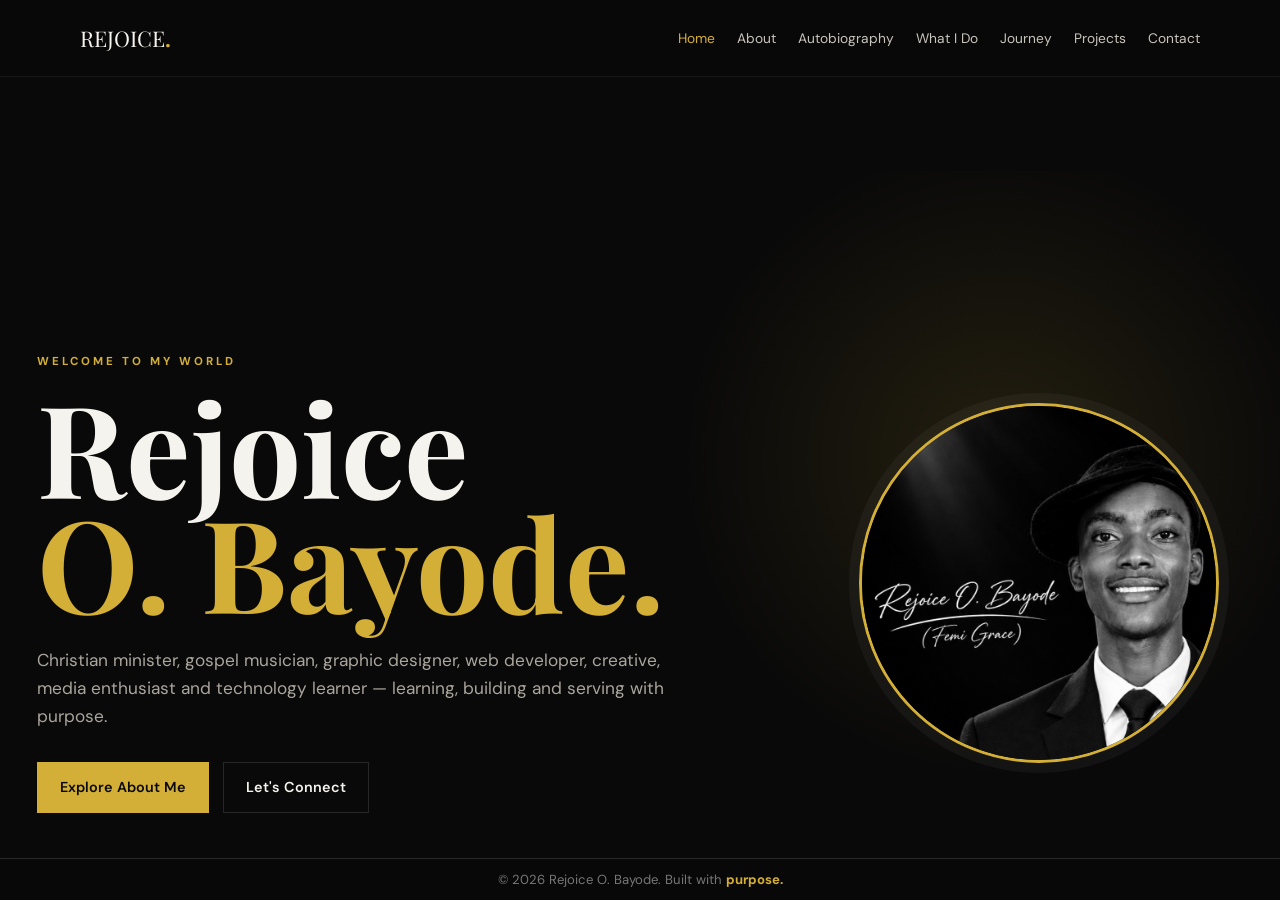
<file: index.html>
<!DOCTYPE html><html lang="en"><head><meta charset="UTF-8"><meta name="viewport" content="width=device-width,initial-scale=1.0"><meta name="description" content="Official personal website of Rejoice O. Bayode."><meta property="og:type" content="website"><meta property="og:title" content="Rejoice O. Bayode | Official Website"><meta property="og:description" content="Christian minister, Gospel Artist, graphic designer, web developer, creative and technology learner."><meta property="og:image" content="https://bayoderejoice3-rgb.github.io/rejoice-personal-website/rejoice-profile-square.jpg"><meta property="og:image:alt" content="Rejoice O. Bayode — Femi Grace"><meta property="og:url" content="https://bayoderejoice3-rgb.github.io/rejoice-personal-website/"><meta name="twitter:card" content="summary_large_image"><meta name="twitter:title" content="Rejoice O. Bayode | Official Website"><meta name="twitter:description" content="Christian minister, Gospel Artist, graphic designer, web developer, creative and technology learner."><meta name="twitter:image" content="https://bayoderejoice3-rgb.github.io/rejoice-personal-website/rejoice-profile-square.jpg"><title>Rejoice O. Bayode | Official Website</title><link rel="preconnect" href="https://fonts.googleapis.com"><link rel="preconnect" href="https://fonts.gstatic.com" crossorigin><link href="https://fonts.googleapis.com/css2?family=DM+Sans:wght@400;500;600;700&family=Playfair+Display:wght@600;700&display=swap" rel="stylesheet"><link rel="stylesheet" href="style.css"><style>html,body{height:100%;overflow:hidden}header{position:fixed!important;top:0;left:0;right:0;z-index:20}main{height:100vh;padding-top:76px;overflow:hidden}.panel{height:100%;overflow-y:auto;display:none}.panel.active{display:block}.panel>section{min-height:calc(100vh - 76px);display:flex;align-items:center}.links a{cursor:pointer}.home-hero{display:grid!important;grid-template-columns:minmax(0,1.15fr) minmax(280px,.75fr);gap:60px;align-items:center}.home-photo{width:min(360px,80vw);aspect-ratio:1;border-radius:50%;object-fit:cover;border:3px solid var(--gold);box-shadow:0 0 0 10px rgba(255,255,255,.04);justify-self:center}.work-row{display:flex;align-items:center;gap:14px;overflow-x:auto;white-space:nowrap;padding:18px 0 12px;scrollbar-width:none}.work-row::-webkit-scrollbar{display:none}.work-item{display:inline-flex;align-items:center;gap:10px;flex:0 0 auto;padding:15px 22px;border:1px solid var(--line);background:var(--surface);font-family:'Playfair Display',serif;font-size:1.05rem;transition:.25s}.work-item:hover{border-color:var(--gold);transform:translateY(-3px)}.work-item .work-num{color:var(--gold);font:700 .7rem 'DM Sans',sans-serif;letter-spacing:1px}.nicknames{margin-top:25px;border-top:1px solid var(--line);padding-top:20px}.nicknames h4{font-family:'Playfair Display',serif;font-size:1.15rem;margin-bottom:14px}.nickname{display:flex;justify-content:space-between;gap:20px;border-bottom:1px solid var(--line);padding:11px 0;color:var(--muted);font-size:.9rem}.nickname span:first-child{color:var(--gold)}@media(max-width:850px){.links{overflow-x:auto;flex-wrap:nowrap;justify-content:flex-start;width:100%;padding-bottom:4px}main{padding-top:112px}.panel>section{min-height:calc(100vh - 112px)}.home-hero{grid-template-columns:1fr;gap:25px;text-align:center}.home-photo{width:min(260px,65vw);order:-1}.actions{justify-content:center}.work-row{gap:10px}.work-item{padding:13px 17px;font-size:.95rem}.nickname{display:block}.nickname span{display:block}.nickname span:last-child{margin-top:3px}}</style></head><body><header><div class="wrap"><nav><a class="logo" href="#home" data-tab="home">REJOICE<b>.</b></a><ul class="links"><li><a class="active" href="#home" data-tab="home">Home</a></li><li><a href="#about" data-tab="about">About</a></li><li><a href="#biography" data-tab="biography">Autobiography</a></li><li><a href="#work" data-tab="work">What I Do</a></li><li><a href="#journey" data-tab="journey">Journey</a></li><li><a href="#projects" data-tab="projects">Projects</a></li><li><a href="#contact" data-tab="contact">Contact</a></li></ul></nav></div></header><main><section class="panel active" id="home"><section class="hero home-hero"><div class="wrap"><div class="eyebrow">Welcome to my world</div><h1>Rejoice<br><span>O. Bayode.</span></h1><p>Christian minister, gospel musician, graphic designer, web developer, creative, media enthusiast and technology learner — learning, building and serving with purpose.</p><div class="actions"><a class="btn primary" href="#about" data-tab="about">Explore About Me</a><a class="btn" href="#contact" data-tab="contact">Let's Connect</a></div></div><img class="home-photo" src="rejoice-profile-square.jpg" alt="Rejoice O. Bayode — Femi Grace"></section></section><section class="panel" id="about"><section><div class="wrap"><div class="section-head"><div><div class="label">About Me</div><h2 class="title">Faith. Creativity.<br>Purpose.</h2></div><p class="intro">A personal space where my journey, work, ministry and ideas come together.</p></div><div class="about"><div></div><div class="about-copy"><p>I am Rejoice O. Bayode, a young Christian creative passionate about music, ministry, graphic design, media and technology.</p><p>My journey is shaped by faith, curiosity and a desire to develop my gifts while serving people and building meaningful things.</p><p>I enjoy creating, learning new digital skills, designing visual materials, working on music projects, developing websites and using media to communicate ideas.</p><div class="signature">Rejoice O. Bayode</div></div></div></div></section></section><section class="panel" id="biography"><section><div class="wrap"><div class="section-head"><div><div class="label">Autobiography</div><h2 class="title">The story behind<br>Rejoice O. Bayode.</h2></div><p class="intro">A personal story of faith, education, creativity, music and technology.</p></div><div class="bio"><aside class="bio-card"><h3>A few facts</h3><div class="facts"><div class="fact"><span>Born</span><span>18 July, 2***</span></div><div class="fact"><span>Home</span><span>Akure, Ondo State</span></div><div class="fact"><span>Primary</span><span>Cedak Nursery & Primary School</span></div><div class="fact"><span>Secondary</span><span>Unique Heritage College</span></div><div class="fact"><span>Church</span><span>Jesus Family Church</span></div><div class="fact"><span>Music</span><span>Gospel Artist</span></div><div class="fact"><span>Creative</span><span>Graphic & Digital Technology</span></div><div class="fact"><span>Next of Kin</span><span>Bayode Peace</span></div></div><div class="nicknames"><h4>Names I Am Known By</h4><div class="nickname"><span>Life Nickname</span><span>Lord Rejoice</span></div><div class="nickname"><span>Christian Nickname</span><span>Femi Grace</span></div><div class="nickname"><span>Name Abbreviation</span><span>B.R.O</span></div></div></aside><div class="bio-text"><p>I was born on the <strong>18th of July, 2***</strong>, into the family of <strong>Pastor and Pastor (Mrs.) M. Adedayo Bayode</strong> in <strong>Akure, Ondo State, Nigeria</strong>.</p><p>My educational journey began at <strong>Cedak Nursery and Primary School</strong>. I later attended <strong>Alakunre Comprehensive High School</strong>. During my secondary-school journey, I left Alakunre at SS2 and continued my education at <strong>Unique Heritage College</strong>, starting from SS1. I did not repeat a class; rather, I continued my secondary education through a change of school. I graduated from secondary school in <strong>July 2026</strong>, and I am now building my education toward the next level.</p><p>My faith is an important part of who I am. I worship at <strong>Jesus Family Church</strong>, where my father is the founder. I am also one of the church workers and serve in different areas of the church. My Christian faith, service and desire to grow spiritually continue to shape my life.</p><p>I am a <strong>Gospel Artist</strong> and the founder and coordinator of the <strong>Rejoice Gospel Band</strong>. Music is one of the ways I express myself and serve God. What started as an idea has grown into a gospel music band that is continuing to move forward, with the vision of ministering through music with excellence and passion.</p><p>Beyond music and ministry, I have a strong interest in <strong>technology and digital creativity</strong>. I am developing my skills in graphic design, website development, app development and other areas of graphics and digital technology. I enjoy exploring new tools, building projects and learning by doing.</p><p>I would describe myself as a <strong>tech bro, creative and learner</strong> — someone who enjoys discovering how things work and turning ideas into something real.</p><p>I do not consider my journey complete. I am still learning, growing and discovering the different ways I can use my gifts, education, creativity, technology, music and faith to make an impact.</p><div class="quote">“This is only the beginning of my story.”</div></div></div></div></section></section><section class="panel" id="work"><section><div class="wrap"><div class="label">What I Do</div><h2 class="title">A few things<br>I care about.</h2><div class="work-row" aria-label="What I do"><div class="work-item"><span class="work-num">01</span>Ministry</div><div class="work-item"><span class="work-num">02</span>Music</div><div class="work-item"><span class="work-num">03</span>Web Projects</div><div class="work-item"><span class="work-num">04</span>Graphic Design</div><div class="work-item"><span class="work-num">05</span>Creative Design</div><div class="work-item"><span class="work-num">06</span>Technology</div><div class="work-item"><span class="work-num">07</span>Media</div><div class="work-item"><span class="work-num">08</span>Youth Work</div><div class="work-item"><span class="work-num">09</span>Learning</div></div></div></section></section><section class="panel" id="journey"><section><div class="wrap"><div class="section-head"><div><div class="label">My Journey</div><h2 class="title">Still becoming.</h2></div><p class="intro">Every project is part of a bigger journey of learning, faith and growth.</p></div><div class="journey"><div class="step"><small>Faith & Ministry</small><h3>Serving with purpose</h3><p>Growing through worship, prayer, youth ministry and Christian fellowship.</p></div><div class="step"><small>Music</small><h3>Building a sound</h3><p>Developing gospel music projects and coordinating the Rejoice Gospel Band.</p></div><div class="step"><small>Graphic Design</small><h3>Learning to create</h3><p>Developing practical skills in graphic design, branding, flyers and visual communication.</p></div><div class="step"><small>Technology</small><h3>Building online</h3><p>Learning web development and using GitHub to turn ideas into live websites.</p></div><div class="step"><small>Future</small><h3>Keep growing</h3><p>Continuing to learn, create, serve and discover where these gifts can lead.</p></div><div class="step"><small>Vision</small><h3>Make an impact</h3><p>Using creativity, technology, music and faith to create meaningful work.</p></div></div></div></section></section><section class="panel" id="projects"><section><div class="wrap"><div class="section-head"><div><div class="label">Selected Work</div><h2 class="title">Things I'm<br>building.</h2></div><p class="intro">Projects that represent my growth across music, media, design and technology.</p></div><div class="projects"><a class="project" href="https://bayoderejoice3-rgb.github.io/rejoice-gospel-band/" target="_blank"><small>Music Ministry</small><h3>Rejoice Gospel Band</h3></a><div class="project"><small>Web Development</small><h3>Personal Website</h3></div><div class="project"><small>Graphic Design</small><h3>Creative Designs</h3></div><div class="project"><small>Media</small><h3>Lord Rejoice Media</h3></div></div></div></section></section><section class="panel" id="contact"><section class="contact"><div class="wrap"><div class="label">Contact</div><h2 class="title">Let's connect.</h2><p>For collaborations, ministry opportunities, creative projects and other enquiries.</p><a class="btn primary" href="https://wa.me/2348126848648" target="_blank" rel="noopener">Message Me on WhatsApp</a></div></section></section></main><footer style="position:fixed;bottom:0;left:0;right:0;background:rgba(9,9,9,.9);padding:10px;text-align:center;z-index:15">© 2026 Rejoice O. Bayode. Built with <b>purpose.</b></footer><script>const tabs=document.querySelectorAll('[data-tab]');const panels=document.querySelectorAll('.panel');function showTab(id){panels.forEach(p=>p.classList.toggle('active',p.id===id));tabs.forEach(t=>t.classList.toggle('active',t.dataset.tab===id));const active=document.getElementById(id);if(active)active.scrollTop=0;history.replaceState(null,'','#'+id)}tabs.forEach(t=>t.addEventListener('click',e=>{e.preventDefault();showTab(t.dataset.tab)}));const initial=location.hash.replace('#','');showTab(document.getElementById(initial)?initial:'home');</script></body></html>
</file>
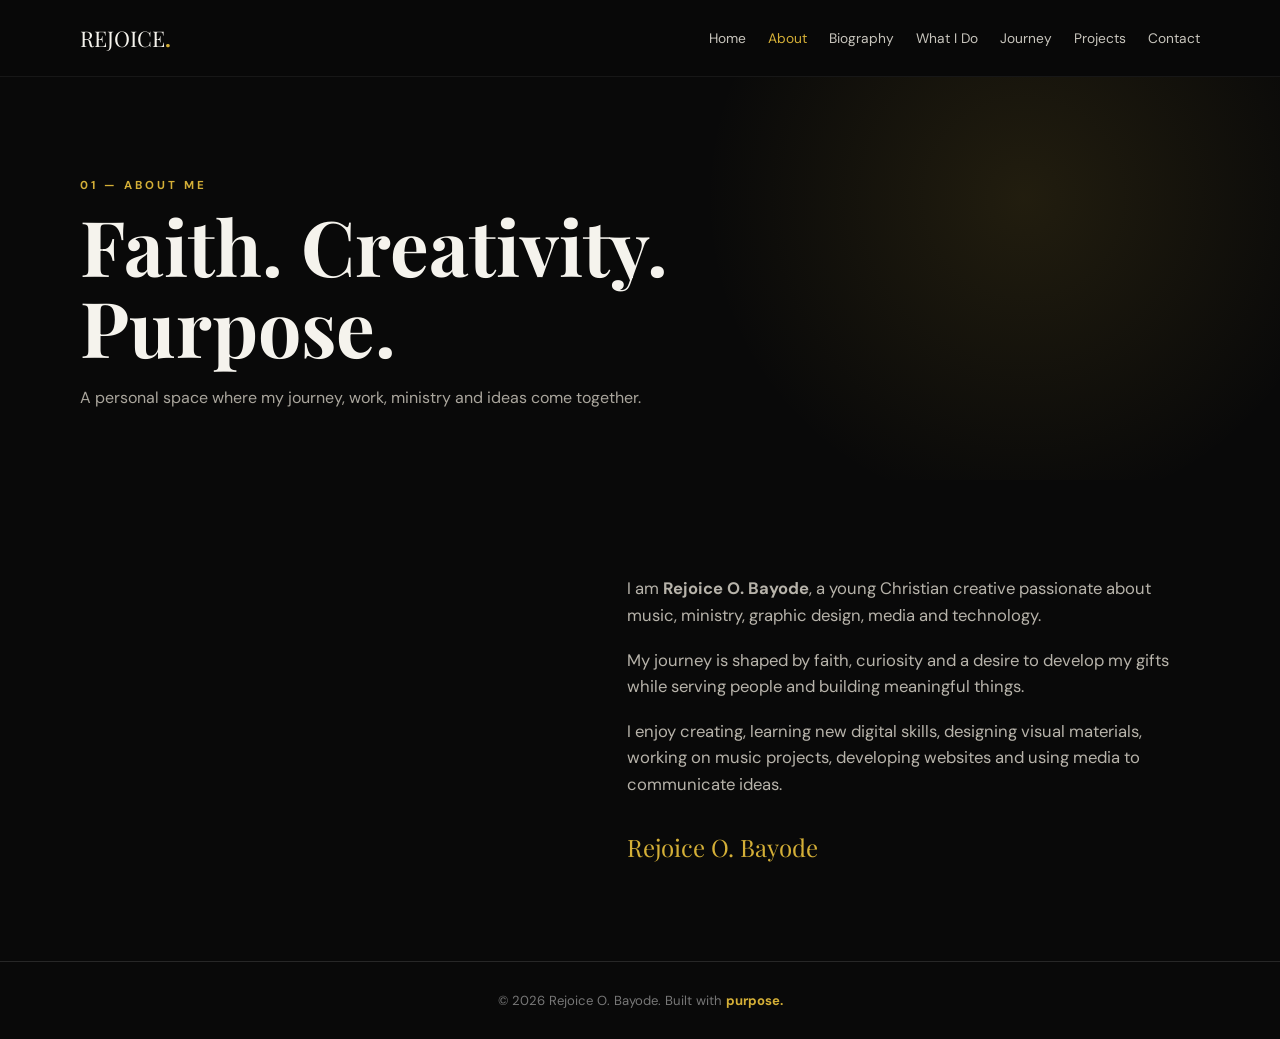
<file: about.html>
<!DOCTYPE html><html lang="en"><head><meta charset="UTF-8"><meta name="viewport" content="width=device-width,initial-scale=1.0"><title>About | Rejoice O. Bayode</title><link rel="preconnect" href="https://fonts.googleapis.com"><link rel="preconnect" href="https://fonts.gstatic.com" crossorigin><link href="https://fonts.googleapis.com/css2?family=DM+Sans:wght@400;500;600;700&family=Playfair+Display:wght@600;700&display=swap" rel="stylesheet"><link rel="stylesheet" href="style.css"></head><body><header><div class="wrap"><nav><a class="logo" href="index.html">REJOICE<b>.</b></a><ul class="links"><li><a href="index.html">Home</a></li><li><a class="active" href="about.html">About</a></li><li><a href="biography.html">Biography</a></li><li><a href="work.html">What I Do</a></li><li><a href="journey.html">Journey</a></li><li><a href="projects.html">Projects</a></li><li><a href="contact.html">Contact</a></li></ul></nav></div></header><main><section class="page-hero"><div class="wrap"><div class="label">01 — About Me</div><h1>Faith. Creativity.<br>Purpose.</h1><p class="intro">A personal space where my journey, work, ministry and ideas come together.</p></div></section><section><div class="wrap"><div class="about"><div></div><div class="about-copy"><p>I am <strong>Rejoice O. Bayode</strong>, a young Christian creative passionate about music, ministry, graphic design, media and technology.</p><p>My journey is shaped by faith, curiosity and a desire to develop my gifts while serving people and building meaningful things.</p><p>I enjoy creating, learning new digital skills, designing visual materials, working on music projects, developing websites and using media to communicate ideas.</p><div class="signature">Rejoice O. Bayode</div></div></div></div></section></main><footer>© 2026 Rejoice O. Bayode. Built with <b>purpose.</b></footer></body></html>
</file>
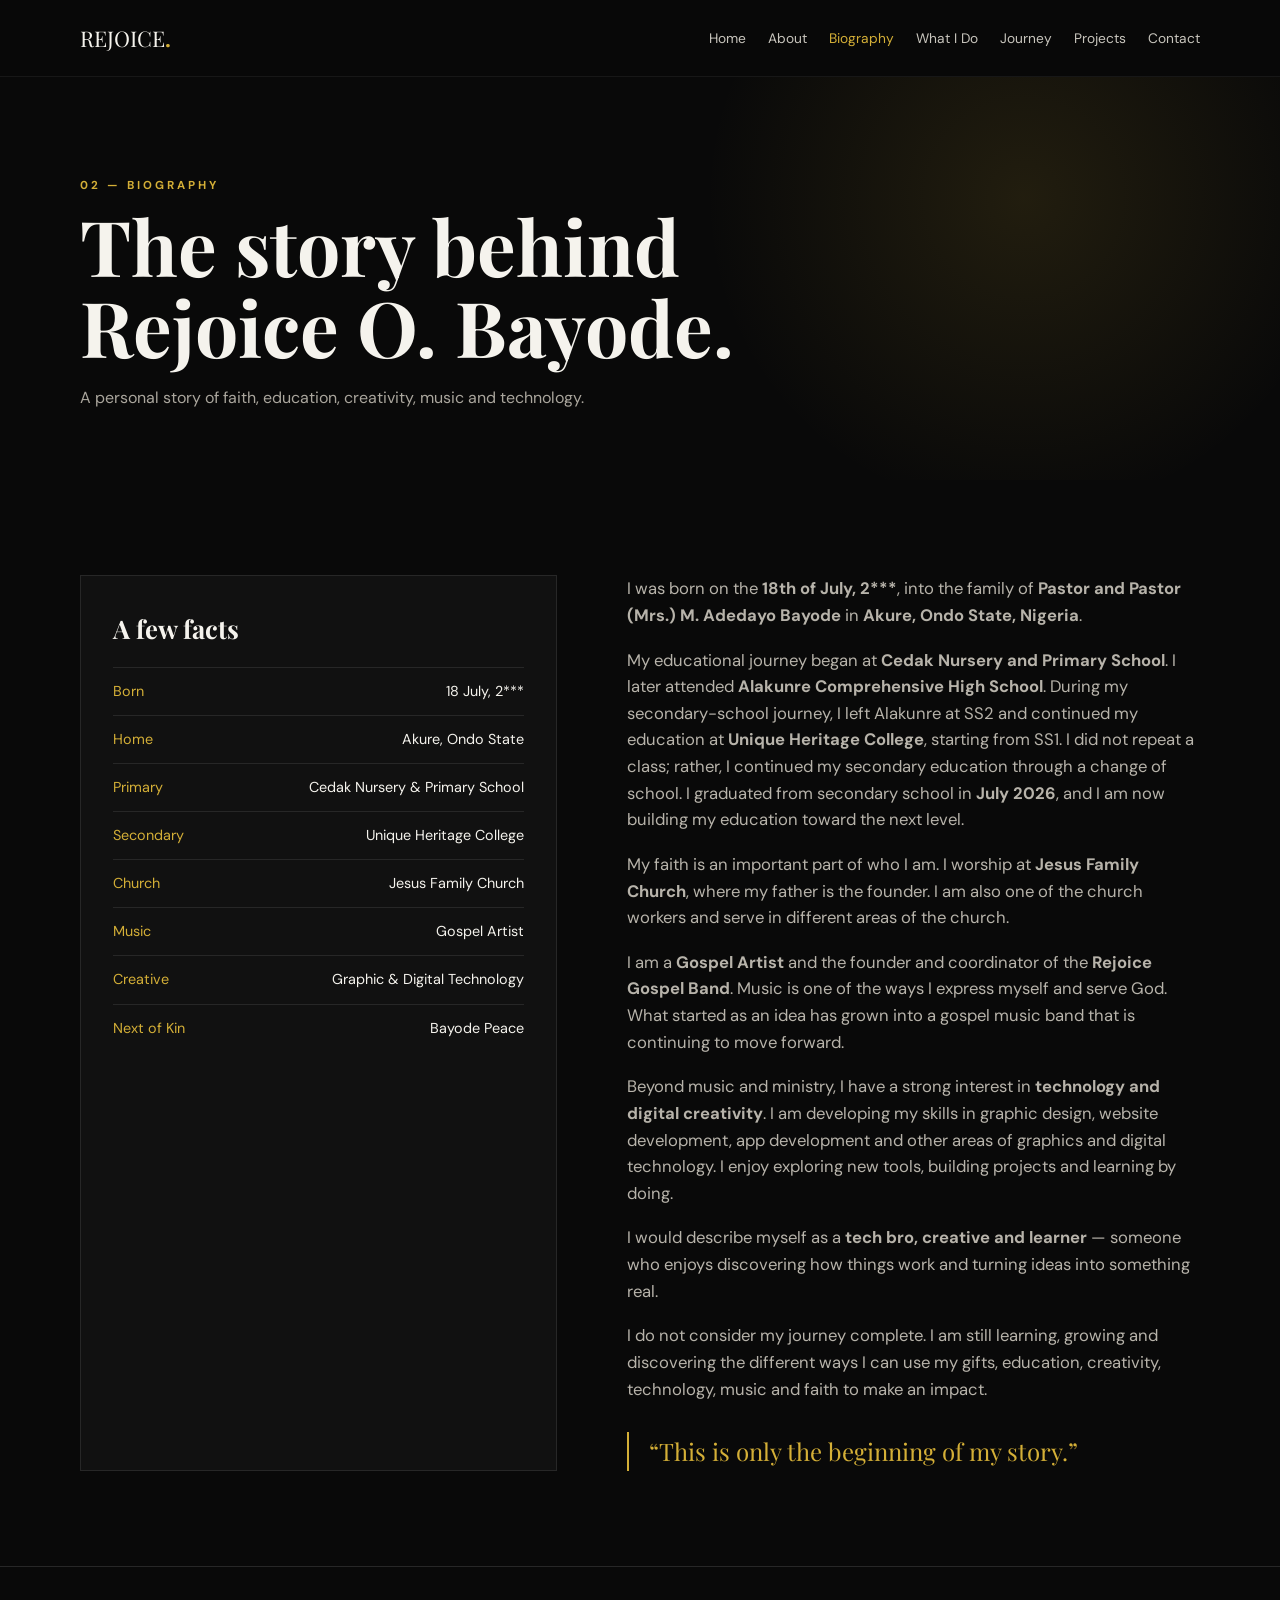
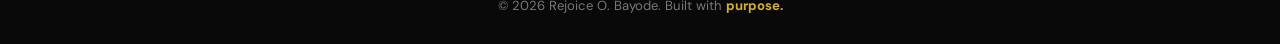
<file: biography.html>
<!DOCTYPE html><html lang="en"><head><meta charset="UTF-8"><meta name="viewport" content="width=device-width,initial-scale=1.0"><title>Biography | Rejoice O. Bayode</title><link rel="preconnect" href="https://fonts.googleapis.com"><link rel="preconnect" href="https://fonts.gstatic.com" crossorigin><link href="https://fonts.googleapis.com/css2?family=DM+Sans:wght@400;500;600;700&family=Playfair+Display:wght@600;700&display=swap" rel="stylesheet"><link rel="stylesheet" href="style.css"></head><body><header><div class="wrap"><nav><a class="logo" href="index.html">REJOICE<b>.</b></a><ul class="links"><li><a href="index.html">Home</a></li><li><a href="about.html">About</a></li><li><a class="active" href="biography.html">Biography</a></li><li><a href="work.html">What I Do</a></li><li><a href="journey.html">Journey</a></li><li><a href="projects.html">Projects</a></li><li><a href="contact.html">Contact</a></li></ul></nav></div></header><main><section class="page-hero"><div class="wrap"><div class="label">02 — Biography</div><h1>The story behind<br>Rejoice O. Bayode.</h1><p class="intro">A personal story of faith, education, creativity, music and technology.</p></div></section><section><div class="wrap"><div class="bio"><aside class="bio-card"><h3>A few facts</h3><div class="facts"><div class="fact"><span>Born</span><span>18 July, 2***</span></div><div class="fact"><span>Home</span><span>Akure, Ondo State</span></div><div class="fact"><span>Primary</span><span>Cedak Nursery & Primary School</span></div><div class="fact"><span>Secondary</span><span>Unique Heritage College</span></div><div class="fact"><span>Church</span><span>Jesus Family Church</span></div><div class="fact"><span>Music</span><span>Gospel Artist</span></div><div class="fact"><span>Creative</span><span>Graphic & Digital Technology</span></div><div class="fact"><span>Next of Kin</span><span>Bayode Peace</span></div></div></aside><div class="bio-text"><p>I was born on the <strong>18th of July, 2***</strong>, into the family of <strong>Pastor and Pastor (Mrs.) M. Adedayo Bayode</strong> in <strong>Akure, Ondo State, Nigeria</strong>.</p><p>My educational journey began at <strong>Cedak Nursery and Primary School</strong>. I later attended <strong>Alakunre Comprehensive High School</strong>. During my secondary-school journey, I left Alakunre at SS2 and continued my education at <strong>Unique Heritage College</strong>, starting from SS1. I did not repeat a class; rather, I continued my secondary education through a change of school. I graduated from secondary school in <strong>July 2026</strong>, and I am now building my education toward the next level.</p><p>My faith is an important part of who I am. I worship at <strong>Jesus Family Church</strong>, where my father is the founder. I am also one of the church workers and serve in different areas of the church.</p><p>I am a <strong>Gospel Artist</strong> and the founder and coordinator of the <strong>Rejoice Gospel Band</strong>. Music is one of the ways I express myself and serve God. What started as an idea has grown into a gospel music band that is continuing to move forward.</p><p>Beyond music and ministry, I have a strong interest in <strong>technology and digital creativity</strong>. I am developing my skills in graphic design, website development, app development and other areas of graphics and digital technology. I enjoy exploring new tools, building projects and learning by doing.</p><p>I would describe myself as a <strong>tech bro, creative and learner</strong> — someone who enjoys discovering how things work and turning ideas into something real.</p><p>I do not consider my journey complete. I am still learning, growing and discovering the different ways I can use my gifts, education, creativity, technology, music and faith to make an impact.</p><div class="quote">“This is only the beginning of my story.”</div></div></div></div></section></main><footer>© 2026 Rejoice O. Bayode. Built with <b>purpose.</b></footer></body></html>
</file>
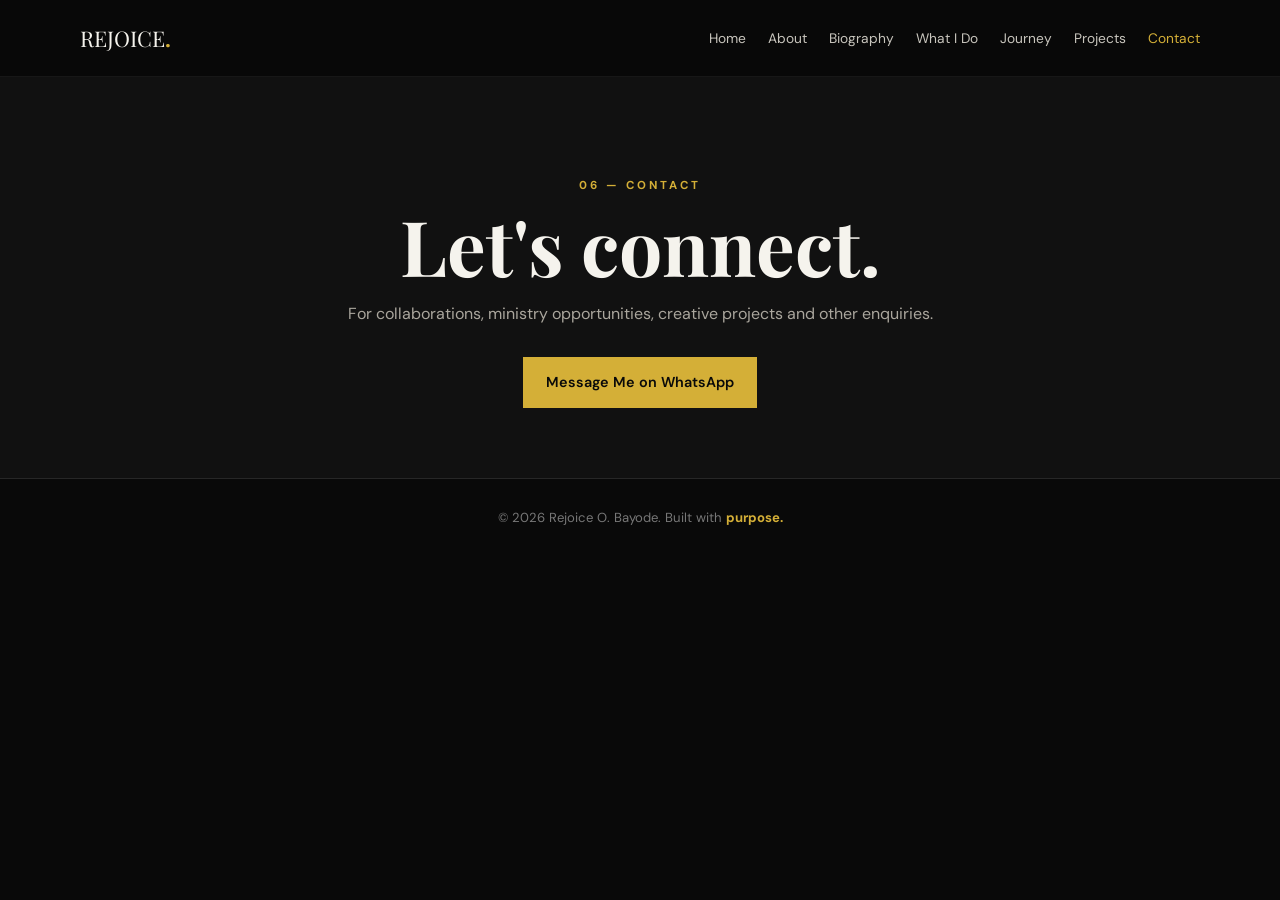
<file: contact.html>
<!DOCTYPE html><html lang="en"><head><meta charset="UTF-8"><meta name="viewport" content="width=device-width,initial-scale=1.0"><title>Contact | Rejoice O. Bayode</title><link rel="preconnect" href="https://fonts.googleapis.com"><link rel="preconnect" href="https://fonts.gstatic.com" crossorigin><link href="https://fonts.googleapis.com/css2?family=DM+Sans:wght@400;500;600;700&family=Playfair+Display:wght@600;700&display=swap" rel="stylesheet"><link rel="stylesheet" href="style.css"></head><body><header><div class="wrap"><nav><a class="logo" href="index.html">REJOICE<b>.</b></a><ul class="links"><li><a href="index.html">Home</a></li><li><a href="about.html">About</a></li><li><a href="biography.html">Biography</a></li><li><a href="work.html">What I Do</a></li><li><a href="journey.html">Journey</a></li><li><a href="projects.html">Projects</a></li><li><a class="active" href="contact.html">Contact</a></li></ul></nav></div></header><main><section class="page-hero contact"><div class="wrap"><div class="label">06 — Contact</div><h1>Let's connect.</h1><p>For collaborations, ministry opportunities, creative projects and other enquiries.</p><a class="btn primary" href="https://wa.me/2348126848648" target="_blank" rel="noopener">Message Me on WhatsApp</a></div></section></main><footer>© 2026 Rejoice O. Bayode. Built with <b>purpose.</b></footer></body></html>
</file>
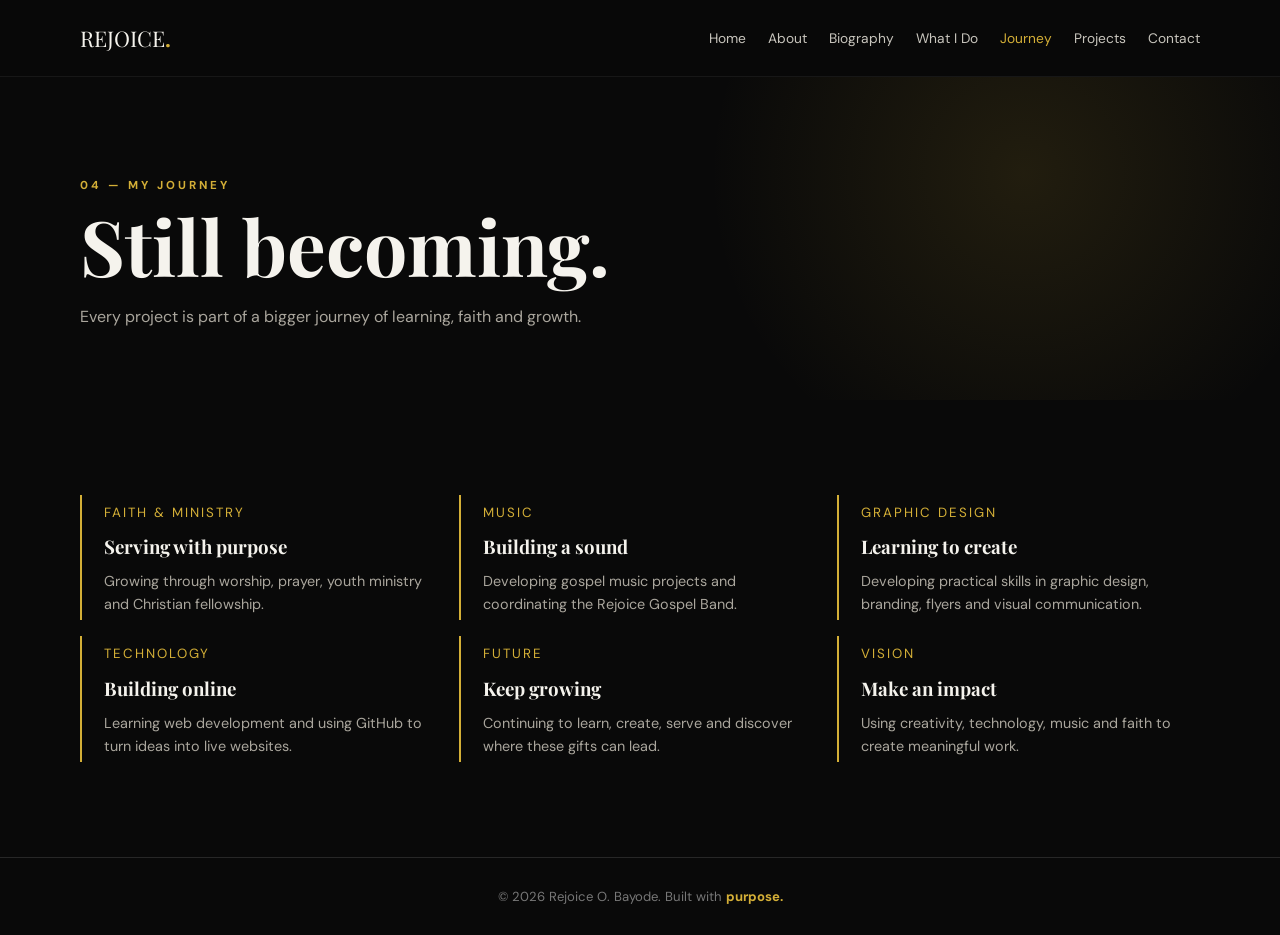
<file: journey.html>
<!DOCTYPE html><html lang="en"><head><meta charset="UTF-8"><meta name="viewport" content="width=device-width,initial-scale=1.0"><title>Journey | Rejoice O. Bayode</title><link rel="preconnect" href="https://fonts.googleapis.com"><link rel="preconnect" href="https://fonts.gstatic.com" crossorigin><link href="https://fonts.googleapis.com/css2?family=DM+Sans:wght@400;500;600;700&family=Playfair+Display:wght@600;700&display=swap" rel="stylesheet"><link rel="stylesheet" href="style.css"></head><body><header><div class="wrap"><nav><a class="logo" href="index.html">REJOICE<b>.</b></a><ul class="links"><li><a href="index.html">Home</a></li><li><a href="about.html">About</a></li><li><a href="biography.html">Biography</a></li><li><a href="work.html">What I Do</a></li><li><a class="active" href="journey.html">Journey</a></li><li><a href="projects.html">Projects</a></li><li><a href="contact.html">Contact</a></li></ul></nav></div></header><main><section class="page-hero"><div class="wrap"><div class="label">04 — My Journey</div><h1>Still becoming.</h1><p class="intro">Every project is part of a bigger journey of learning, faith and growth.</p></div></section><section><div class="wrap"><div class="journey"><div class="step"><small>Faith & Ministry</small><h3>Serving with purpose</h3><p>Growing through worship, prayer, youth ministry and Christian fellowship.</p></div><div class="step"><small>Music</small><h3>Building a sound</h3><p>Developing gospel music projects and coordinating the Rejoice Gospel Band.</p></div><div class="step"><small>Graphic Design</small><h3>Learning to create</h3><p>Developing practical skills in graphic design, branding, flyers and visual communication.</p></div><div class="step"><small>Technology</small><h3>Building online</h3><p>Learning web development and using GitHub to turn ideas into live websites.</p></div><div class="step"><small>Future</small><h3>Keep growing</h3><p>Continuing to learn, create, serve and discover where these gifts can lead.</p></div><div class="step"><small>Vision</small><h3>Make an impact</h3><p>Using creativity, technology, music and faith to create meaningful work.</p></div></div></div></section></main><footer>© 2026 Rejoice O. Bayode. Built with <b>purpose.</b></footer></body></html>
</file>
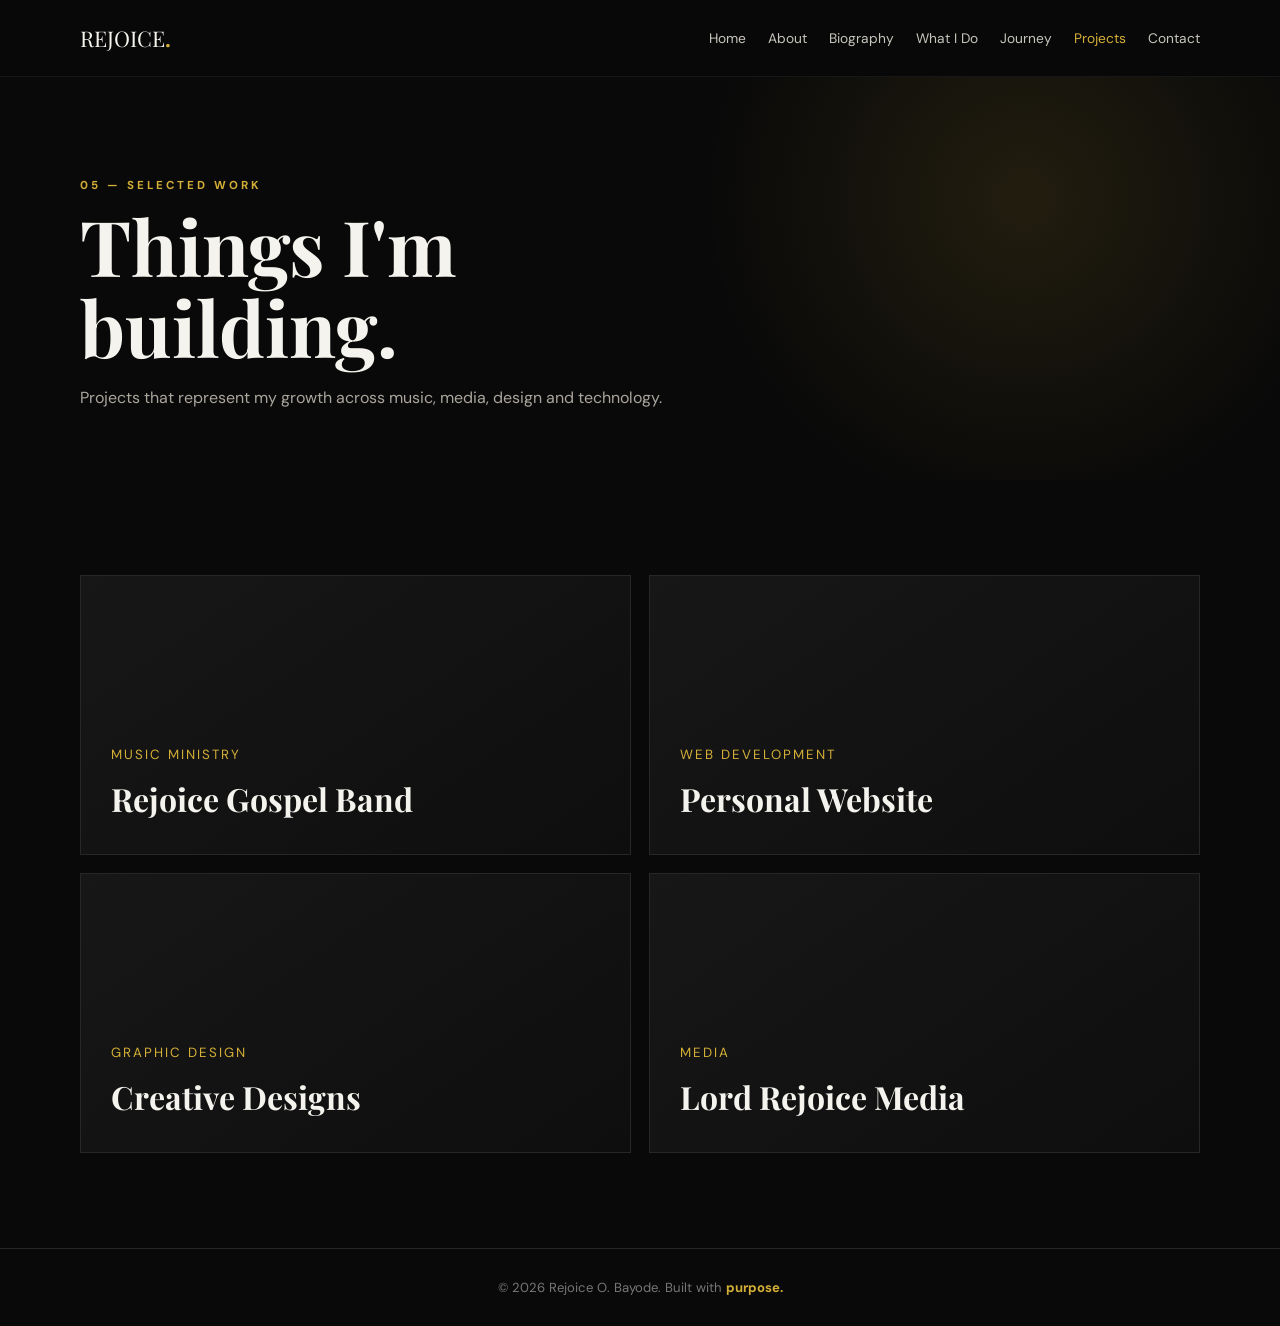
<file: projects.html>
<!DOCTYPE html><html lang="en"><head><meta charset="UTF-8"><meta name="viewport" content="width=device-width,initial-scale=1.0"><title>Projects | Rejoice O. Bayode</title><link rel="preconnect" href="https://fonts.googleapis.com"><link rel="preconnect" href="https://fonts.gstatic.com" crossorigin><link href="https://fonts.googleapis.com/css2?family=DM+Sans:wght@400;500;600;700&family=Playfair+Display:wght@600;700&display=swap" rel="stylesheet"><link rel="stylesheet" href="style.css"></head><body><header><div class="wrap"><nav><a class="logo" href="index.html">REJOICE<b>.</b></a><ul class="links"><li><a href="index.html">Home</a></li><li><a href="about.html">About</a></li><li><a href="biography.html">Biography</a></li><li><a href="work.html">What I Do</a></li><li><a href="journey.html">Journey</a></li><li><a class="active" href="projects.html">Projects</a></li><li><a href="contact.html">Contact</a></li></ul></nav></div></header><main><section class="page-hero"><div class="wrap"><div class="label">05 — Selected Work</div><h1>Things I'm<br>building.</h1><p class="intro">Projects that represent my growth across music, media, design and technology.</p></div></section><section><div class="wrap"><div class="projects"><a class="project" href="https://bayoderejoice3-rgb.github.io/rejoice-gospel-band/" target="_blank"><small>Music Ministry</small><h3>Rejoice Gospel Band</h3></a><div class="project"><small>Web Development</small><h3>Personal Website</h3></div><div class="project"><small>Graphic Design</small><h3>Creative Designs</h3></div><div class="project"><small>Media</small><h3>Lord Rejoice Media</h3></div></div></div></section></main><footer>© 2026 Rejoice O. Bayode. Built with <b>purpose.</b></footer></body></html>
</file>
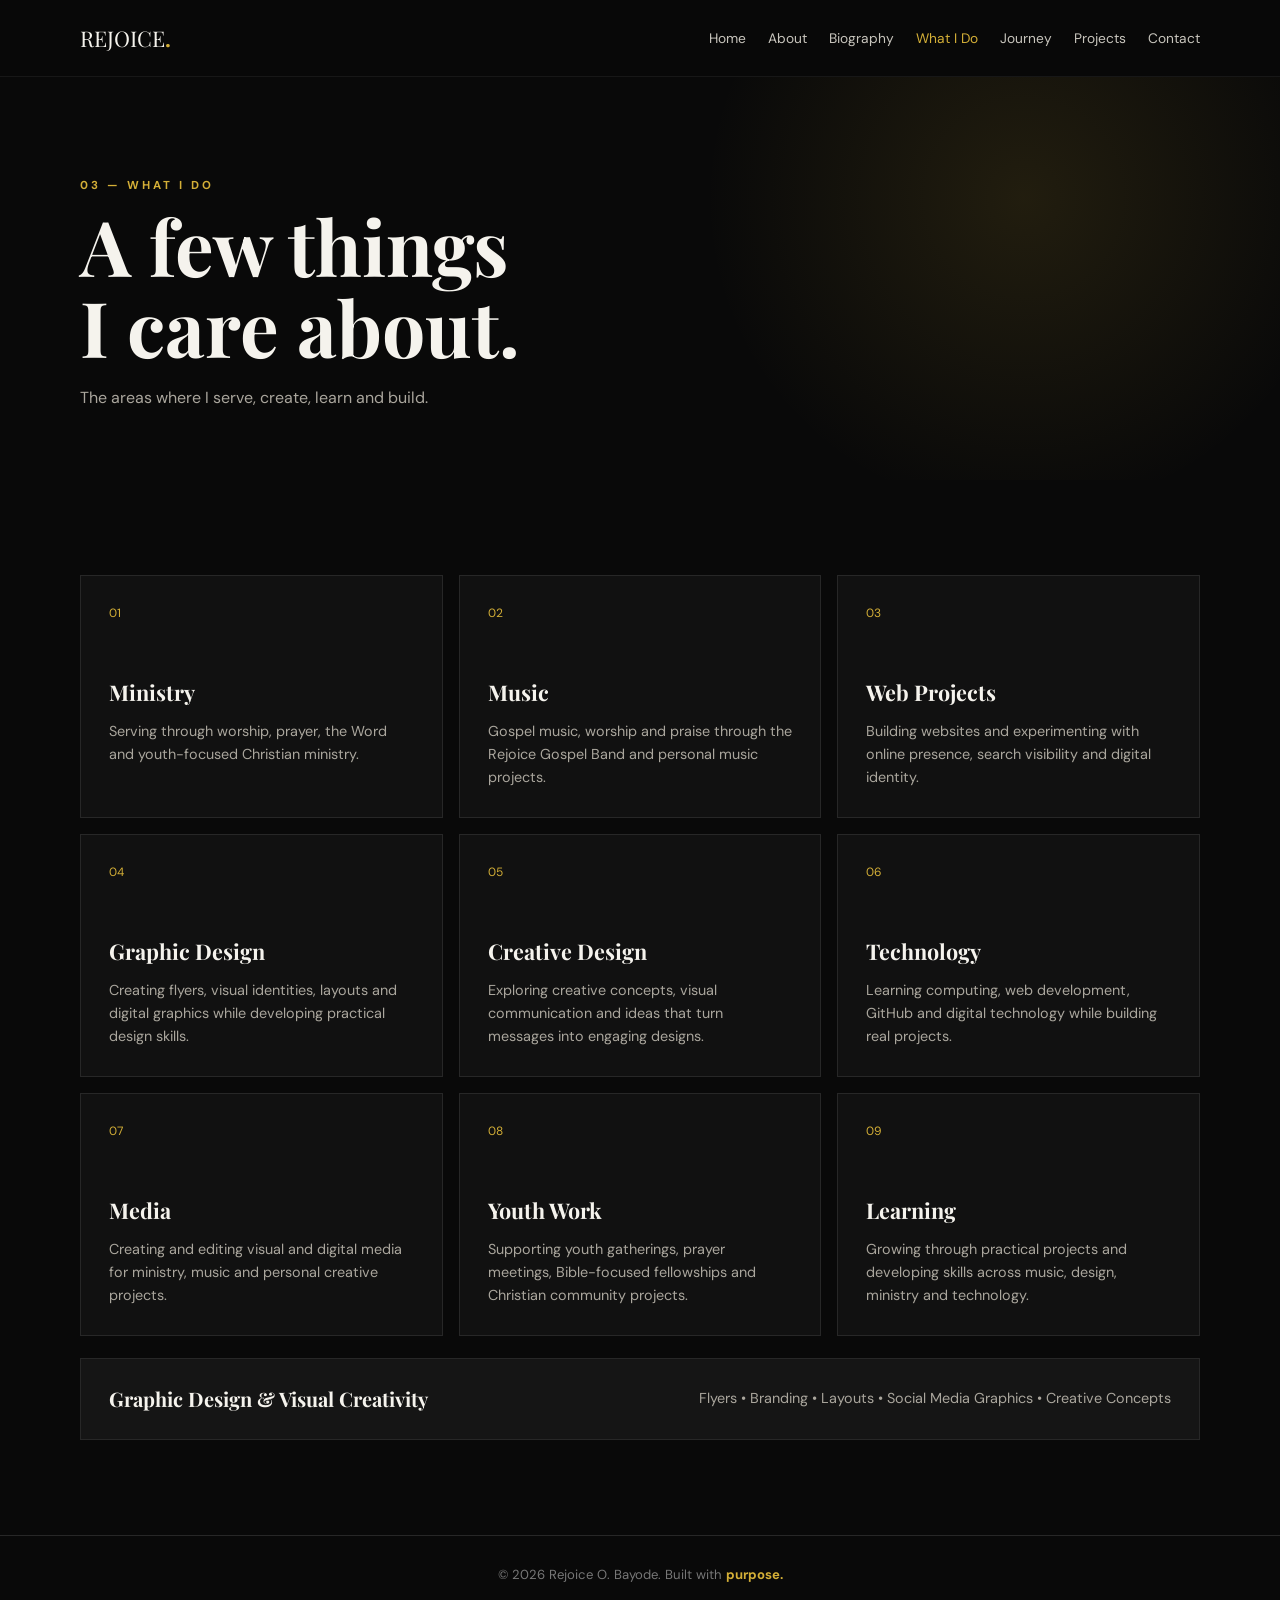
<file: work.html>
<!DOCTYPE html><html lang="en"><head><meta charset="UTF-8"><meta name="viewport" content="width=device-width,initial-scale=1.0"><title>What I Do | Rejoice O. Bayode</title><link rel="preconnect" href="https://fonts.googleapis.com"><link rel="preconnect" href="https://fonts.gstatic.com" crossorigin><link href="https://fonts.googleapis.com/css2?family=DM+Sans:wght@400;500;600;700&family=Playfair+Display:wght@600;700&display=swap" rel="stylesheet"><link rel="stylesheet" href="style.css"></head><body><header><div class="wrap"><nav><a class="logo" href="index.html">REJOICE<b>.</b></a><ul class="links"><li><a href="index.html">Home</a></li><li><a href="about.html">About</a></li><li><a href="biography.html">Biography</a></li><li><a class="active" href="work.html">What I Do</a></li><li><a href="journey.html">Journey</a></li><li><a href="projects.html">Projects</a></li><li><a href="contact.html">Contact</a></li></ul></nav></div></header><main><section class="page-hero"><div class="wrap"><div class="label">03 — What I Do</div><h1>A few things<br>I care about.</h1><p class="intro">The areas where I serve, create, learn and build.</p></div></section><section><div class="wrap"><div class="grid"><article class="card"><div class="num">01</div><h3>Ministry</h3><p>Serving through worship, prayer, the Word and youth-focused Christian ministry.</p></article><article class="card"><div class="num">02</div><h3>Music</h3><p>Gospel music, worship and praise through the Rejoice Gospel Band and personal music projects.</p></article><article class="card"><div class="num">03</div><h3>Web Projects</h3><p>Building websites and experimenting with online presence, search visibility and digital identity.</p></article><article class="card"><div class="num">04</div><h3>Graphic Design</h3><p>Creating flyers, visual identities, layouts and digital graphics while developing practical design skills.</p></article><article class="card"><div class="num">05</div><h3>Creative Design</h3><p>Exploring creative concepts, visual communication and ideas that turn messages into engaging designs.</p></article><article class="card"><div class="num">06</div><h3>Technology</h3><p>Learning computing, web development, GitHub and digital technology while building real projects.</p></article><article class="card"><div class="num">07</div><h3>Media</h3><p>Creating and editing visual and digital media for ministry, music and personal creative projects.</p></article><article class="card"><div class="num">08</div><h3>Youth Work</h3><p>Supporting youth gatherings, prayer meetings, Bible-focused fellowships and Christian community projects.</p></article><article class="card"><div class="num">09</div><h3>Learning</h3><p>Growing through practical projects and developing skills across music, design, ministry and technology.</p></article></div><div class="design-strip"><strong>Graphic Design & Visual Creativity</strong><span>Flyers • Branding • Layouts • Social Media Graphics • Creative Concepts</span></div></div></section></main><footer>© 2026 Rejoice O. Bayode. Built with <b>purpose.</b></footer></body></html>
</file>
<file: style.css>
:root{--bg:#090909;--surface:#111;--text:#f5f3ed;--muted:#aaa69d;--gold:#d4af37;--line:#272727}*{box-sizing:border-box;margin:0;padding:0}html{scroll-behavior:smooth}body{font-family:'DM Sans',sans-serif;background:var(--bg);color:var(--text);line-height:1.6}a{text-decoration:none;color:inherit}.wrap{width:min(1120px,90%);margin:auto}header{position:sticky;top:0;z-index:20;background:rgba(9,9,9,.92);backdrop-filter:blur(14px);border-bottom:1px solid rgba(255,255,255,.06)}nav{min-height:76px;display:flex;align-items:center;justify-content:space-between;gap:20px}.logo{font-family:'Playfair Display',serif;font-size:1.35rem}.logo b{color:var(--gold)}.links{display:flex;gap:22px;list-style:none;flex-wrap:wrap;justify-content:flex-end}.links a{color:#c8c5bd;font-size:.86rem}.links a:hover,.links .active{color:var(--gold)}section{padding:95px 0}.hero{min-height:calc(100vh - 76px);display:flex;align-items:center;background:radial-gradient(circle at 78% 35%,rgba(212,175,55,.13),transparent 28%)}.eyebrow,.label{color:var(--gold);text-transform:uppercase;letter-spacing:3px;font-size:.72rem;font-weight:700}.hero h1{font-family:'Playfair Display',serif;font-size:clamp(4rem,10vw,8.2rem);line-height:.9;max-width:850px;margin:18px 0 28px}.hero h1 span{color:var(--gold)}.hero p{max-width:650px;color:var(--muted);font-size:1.08rem;margin-bottom:32px}.actions{display:flex;gap:14px;flex-wrap:wrap}.btn{padding:13px 22px;border:1px solid var(--line);display:inline-block;font-weight:600;font-size:.9rem}.primary{background:var(--gold);color:#090909;border-color:var(--gold)}.btn:hover{transform:translateY(-2px)}.page-hero{padding:100px 0 70px;background:radial-gradient(circle at 80% 30%,rgba(212,175,55,.12),transparent 30%)}.page-hero h1,.title{font-family:'Playfair Display',serif;font-size:clamp(2.8rem,6vw,5rem);line-height:1.05;margin-top:10px}.intro{max-width:650px;color:var(--muted);margin-top:18px}.about,.bio{display:grid;grid-template-columns:1fr 1.2fr;gap:70px}.about-copy,.bio-text{color:#b7b3aa;font-size:1.04rem}.about-copy p,.bio-text p{margin-bottom:18px}.signature,.quote{font-family:'Playfair Display',serif;font-size:1.5rem;color:var(--gold);margin-top:30px}.quote{border-left:2px solid var(--gold);padding-left:20px}.bio-card{border:1px solid var(--line);background:var(--surface);padding:32px}.bio-card h3{font-family:'Playfair Display',serif;font-size:1.6rem;margin-bottom:18px}.facts{display:grid;gap:12px}.fact{border-top:1px solid var(--line);padding-top:12px;display:flex;justify-content:space-between;gap:15px;font-size:.9rem}.fact span:first-child{color:var(--gold)}.grid{display:grid;grid-template-columns:repeat(3,1fr);gap:16px}.card{background:var(--surface);border:1px solid var(--line);padding:28px;min-height:230px;transition:.3s}.card:hover,.project:hover{border-color:var(--gold);transform:translateY(-5px)}.num{color:var(--gold);font-size:.75rem}.card h3{font-family:'Playfair Display',serif;font-size:1.35rem;margin:52px 0 10px}.card p,.project p{color:var(--muted);font-size:.9rem}.design-strip{margin-top:22px;padding:24px 28px;border:1px solid var(--line);background:#151515;display:flex;align-items:center;justify-content:space-between;gap:20px}.design-strip strong{font-family:'Playfair Display',serif;font-size:1.25rem}.design-strip span{color:var(--muted);font-size:.9rem}.projects{display:grid;grid-template-columns:repeat(2,1fr);gap:18px}.project{min-height:280px;padding:30px;background:linear-gradient(145deg,#171717,#0e0e0e);border:1px solid var(--line);display:flex;flex-direction:column;justify-content:end;transition:.3s}.project small{color:var(--gold);text-transform:uppercase;letter-spacing:2px}.project h3{font-family:'Playfair Display',serif;font-size:2rem;margin-top:8px}.journey{display:grid;grid-template-columns:repeat(3,1fr);gap:16px}.step{border-left:2px solid var(--gold);padding:4px 0 4px 22px}.step small{color:var(--gold);letter-spacing:2px;text-transform:uppercase}.step h3{font-family:'Playfair Display',serif;margin:8px 0}.step p{color:var(--muted);font-size:.9rem}.contact{text-align:center;background:var(--surface)}.contact p{max-width:600px;margin:15px auto 30px;color:var(--muted)}footer{border-top:1px solid var(--line);padding:28px 0;text-align:center;color:#777;font-size:.82rem}footer b{color:var(--gold)}@media(max-width:850px){.links{gap:14px}.about,.bio{grid-template-columns:1fr;gap:35px}.grid,.journey{grid-template-columns:1fr 1fr}.section-head{display:block}}@media(max-width:600px){nav{align-items:flex-start;flex-direction:column;padding:18px 0}.links{justify-content:flex-start}.hero h1{font-size:3.7rem}.grid,.projects,.journey{grid-template-columns:1fr}.design-strip{display:block}.design-strip span{display:block;margin-top:8px}.fact{display:block}.fact span{display:block}}
</file>
